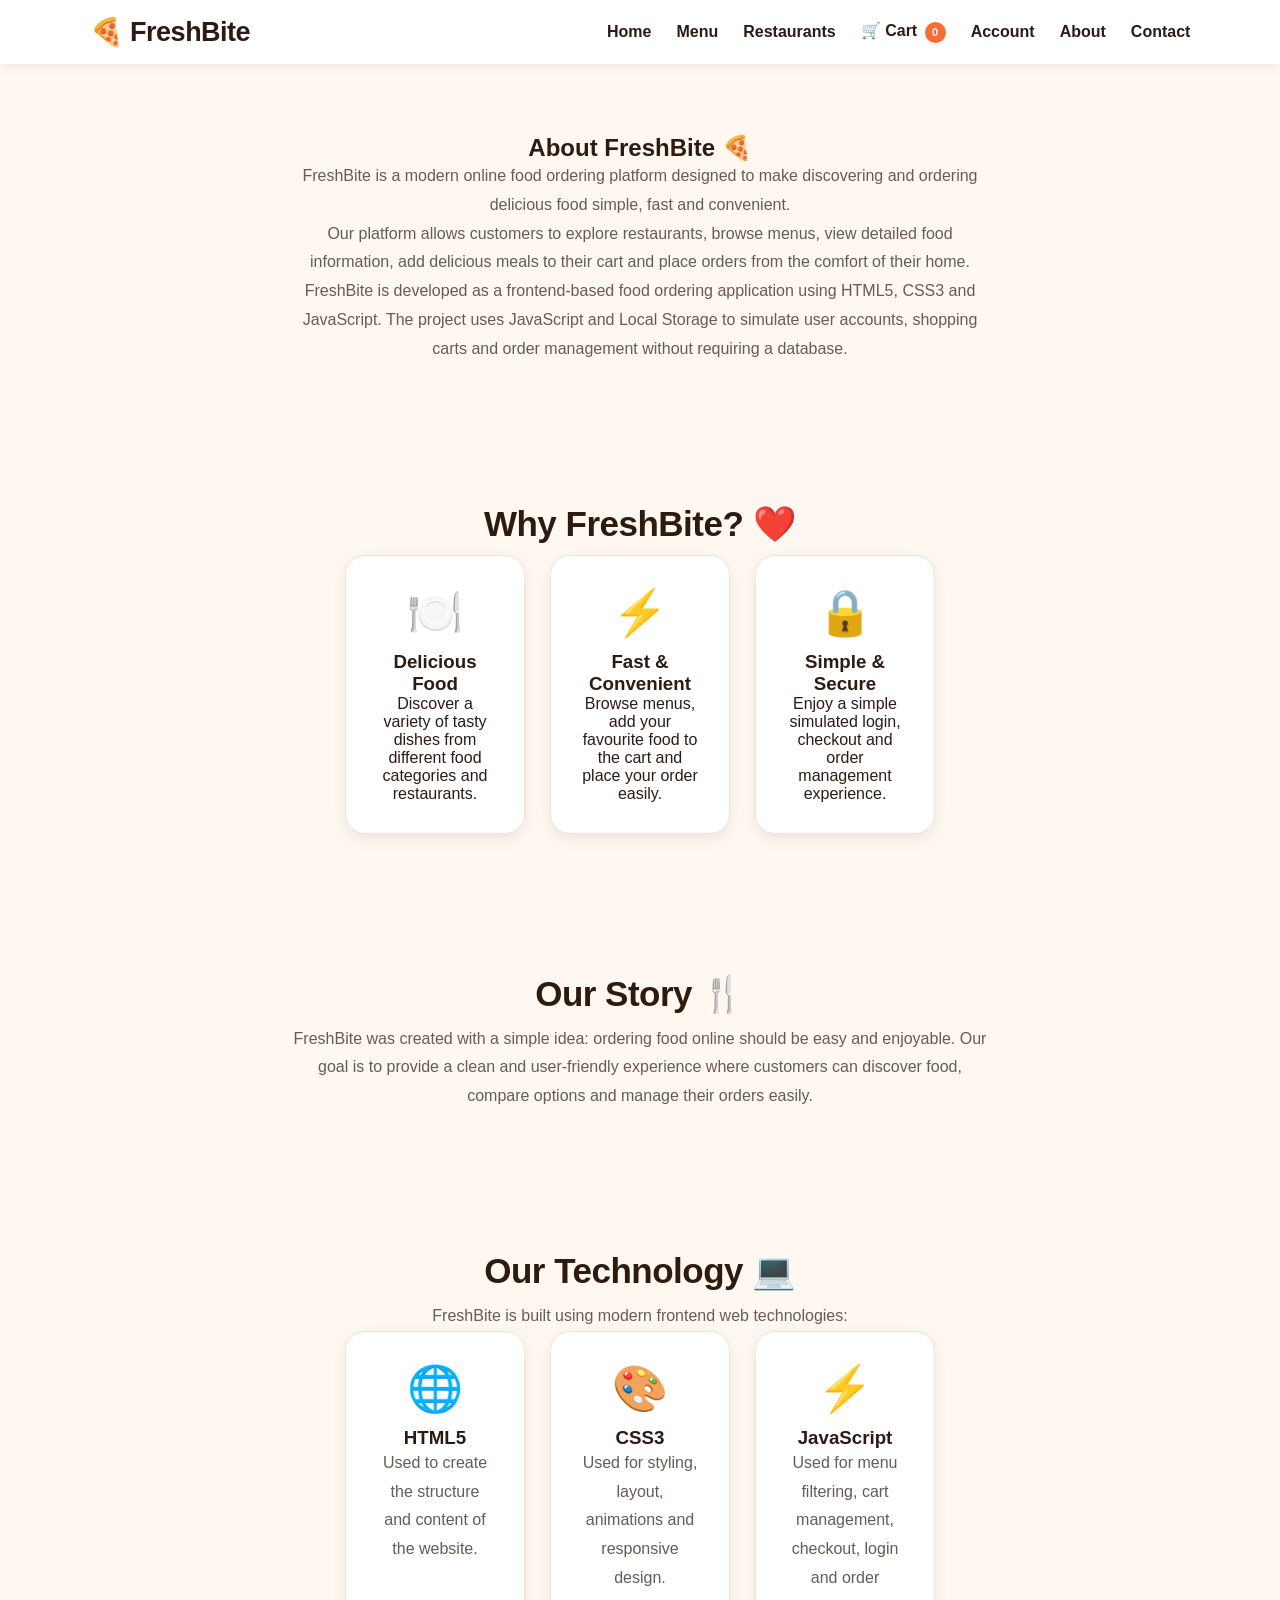
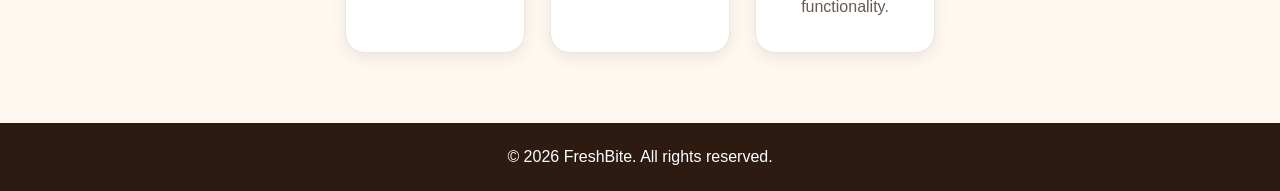
<file: about.html>
<!DOCTYPE html>
<html lang="en">

<head>

    <meta charset="UTF-8">

    <meta
        name="viewport"
        content="width=device-width, initial-scale=1.0">

    <title>FreshBite - About Us</title>

    <link rel="stylesheet" href="style.css">

</head>

<body>

    <!-- ==================== NAVBAR ==================== -->

    <nav class="navbar">

        <div class="logo">
            🍕 FreshBite
        </div>

        <ul class="nav-links">

            <li>
                <a href="index.html">
                    Home
                </a>
            </li>

            <li>
                <a href="menu.html">
                    Menu
                </a>
            </li>

            <li>
                <a href="restaurants.html">
                    Restaurants
                </a>
            </li>

            <li>
                <a href="cart.html">
                    🛒 Cart
                    <span id="cart-count">0</span>
                </a>
            </li>

            <li>
                <a href="account.html">
                    Account
                </a>
            </li>

            <li>
                <a href="about.html">
                    About
                </a>
            </li>

            <li>
                <a href="contact.html">
                    Contact
                </a>
            </li>

        </ul>

    </nav>


    <!-- ==================== ABOUT SECTION ==================== -->

    <main>

        <section class="about">

            <h1>
                About FreshBite 🍕
            </h1>

            <p>
                FreshBite is a modern online food ordering platform
                designed to make discovering and ordering delicious
                food simple, fast and convenient.
            </p>

            <p>
                Our platform allows customers to explore restaurants,
                browse menus, view detailed food information, add
                delicious meals to their cart and place orders from
                the comfort of their home.
            </p>

            <p>
                FreshBite is developed as a frontend-based food
                ordering application using HTML5, CSS3 and JavaScript.
                The project uses JavaScript and Local Storage to
                simulate user accounts, shopping carts and order
                management without requiring a database.
            </p>

        </section>


        <!-- ==================== WHY FRESHBITE ==================== -->

        <section>

            <h2>
                Why FreshBite? ❤️
            </h2>

            <div class="category-container">

                <div class="category-card">

                    <span>🍽️</span>

                    <h3>
                        Delicious Food
                    </h3>

                    <p>
                        Discover a variety of tasty dishes from
                        different food categories and restaurants.
                    </p>

                </div>


                <div class="category-card">

                    <span>⚡</span>

                    <h3>
                        Fast & Convenient
                    </h3>

                    <p>
                        Browse menus, add your favourite food to
                        the cart and place your order easily.
                    </p>

                </div>


                <div class="category-card">

                    <span>🔒</span>

                    <h3>
                        Simple & Secure
                    </h3>

                    <p>
                        Enjoy a simple simulated login, checkout
                        and order management experience.
                    </p>

                </div>

            </div>

        </section>


        <!-- ==================== OUR STORY ==================== -->

        <section class="about">

            <h2>
                Our Story 🍴
            </h2>

            <p>
                FreshBite was created with a simple idea:
                ordering food online should be easy and enjoyable.
                Our goal is to provide a clean and user-friendly
                experience where customers can discover food,
                compare options and manage their orders easily.
            </p>

        </section>


        <!-- ==================== TECHNOLOGY ==================== -->

        <section class="about">

            <h2>
                Our Technology 💻
            </h2>

            <p>
                FreshBite is built using modern frontend web
                technologies:
            </p>

            <div class="category-container">

                <div class="category-card">

                    <span>🌐</span>

                    <h3>
                        HTML5
                    </h3>

                    <p>
                        Used to create the structure and content
                        of the website.
                    </p>

                </div>


                <div class="category-card">

                    <span>🎨</span>

                    <h3>
                        CSS3
                    </h3>

                    <p>
                        Used for styling, layout, animations
                        and responsive design.
                    </p>

                </div>


                <div class="category-card">

                    <span>⚡</span>

                    <h3>
                        JavaScript
                    </h3>

                    <p>
                        Used for menu filtering, cart management,
                        checkout, login and order functionality.
                    </p>

                </div>

            </div>

        </section>

    </main>


    <!-- ==================== FOOTER ==================== -->

    <footer>

        <p>
            © 2026 FreshBite. All rights reserved.
        </p>

    </footer>


    <!-- ==================== JAVASCRIPT ==================== -->

    <script src="script.js"></script>

</body>

</html>
</file>
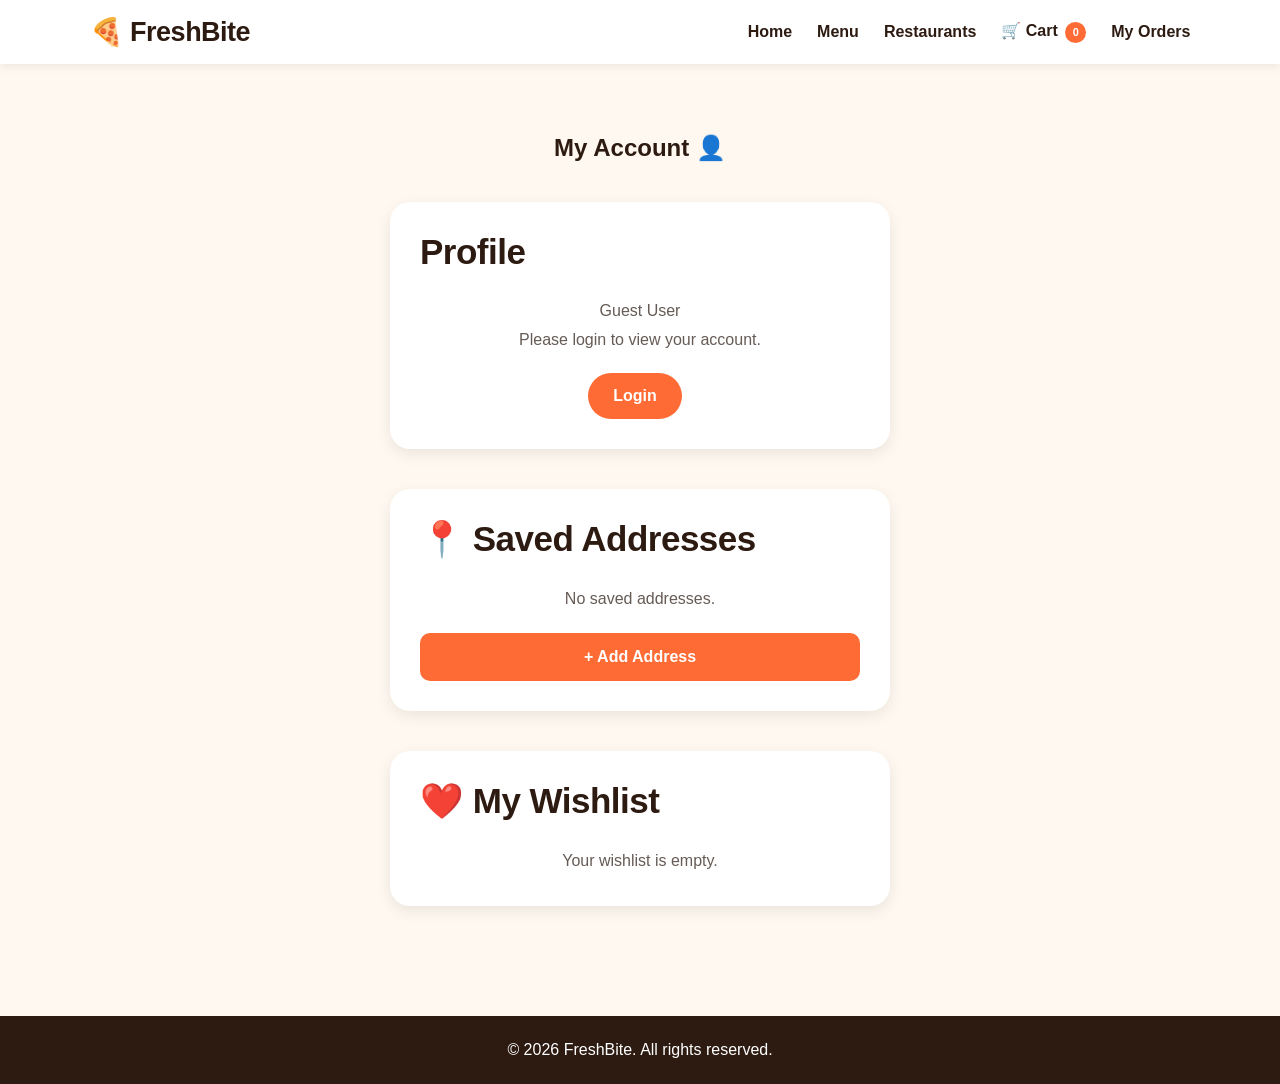
<file: account.html>
<!DOCTYPE html>
<html lang="en">

<head>

    <meta charset="UTF-8">

    <meta
        name="viewport"
        content="width=device-width, initial-scale=1.0">

    <title>FreshBite - My Account</title>

    <link rel="stylesheet" href="style.css">

</head>

<body>

    <nav class="navbar">

        <div class="logo">
            🍕 FreshBite
        </div>

        <ul class="nav-links">

            <li>
                <a href="index.html">Home</a>
            </li>

            <li>
                <a href="menu.html">Menu</a>
            </li>

            <li>
                <a href="restaurants.html">Restaurants</a>
            </li>

            <li>
                <a href="cart.html">
                    🛒 Cart
                    <span id="cart-count">0</span>
                </a>
            </li>

            <li>
                <a href="orders.html">My Orders</a>
            </li>

        </ul>

    </nav>


    <main>

        <section class="about">

            <h1>My Account 👤</h1>

            <div
                id="account-container"
                class="cart-summary">

                <h2>Profile</h2>

                <p id="account-name">
                    Guest User
                </p>

                <p id="account-email">
                    Please login to view your account.
                </p>

                <br>

                <a
                    href="login.html"
                    class="btn">
                    Login
                </a>

            </div>


            <!-- SAVED ADDRESS -->

            <div class="cart-summary">

                <h2>📍 Saved Addresses</h2>

                <div id="saved-addresses">

                    <p>
                        No saved addresses.
                    </p>

                </div>

                <button
                    class="checkout-btn"
                    onclick="addAddress()">

                    + Add Address

                </button>

            </div>


            <!-- WISHLIST -->

            <div class="cart-summary">

                <h2>❤️ My Wishlist</h2>

                <div
                    id="wishlist-container">

                    <p>
                        Your wishlist is empty.
                    </p>

                </div>

            </div>

        </section>

    </main>


    <footer>

        <p>
            © 2026 FreshBite. All rights reserved.
        </p>

    </footer>


    <script src="script.js"></script>

    <script>

        if (typeof updateCartCount === "function") {
            updateCartCount();
        }

        if (typeof displayAccount === "function") {
            displayAccount();
        }

    </script>

</body>

</html>
</file>
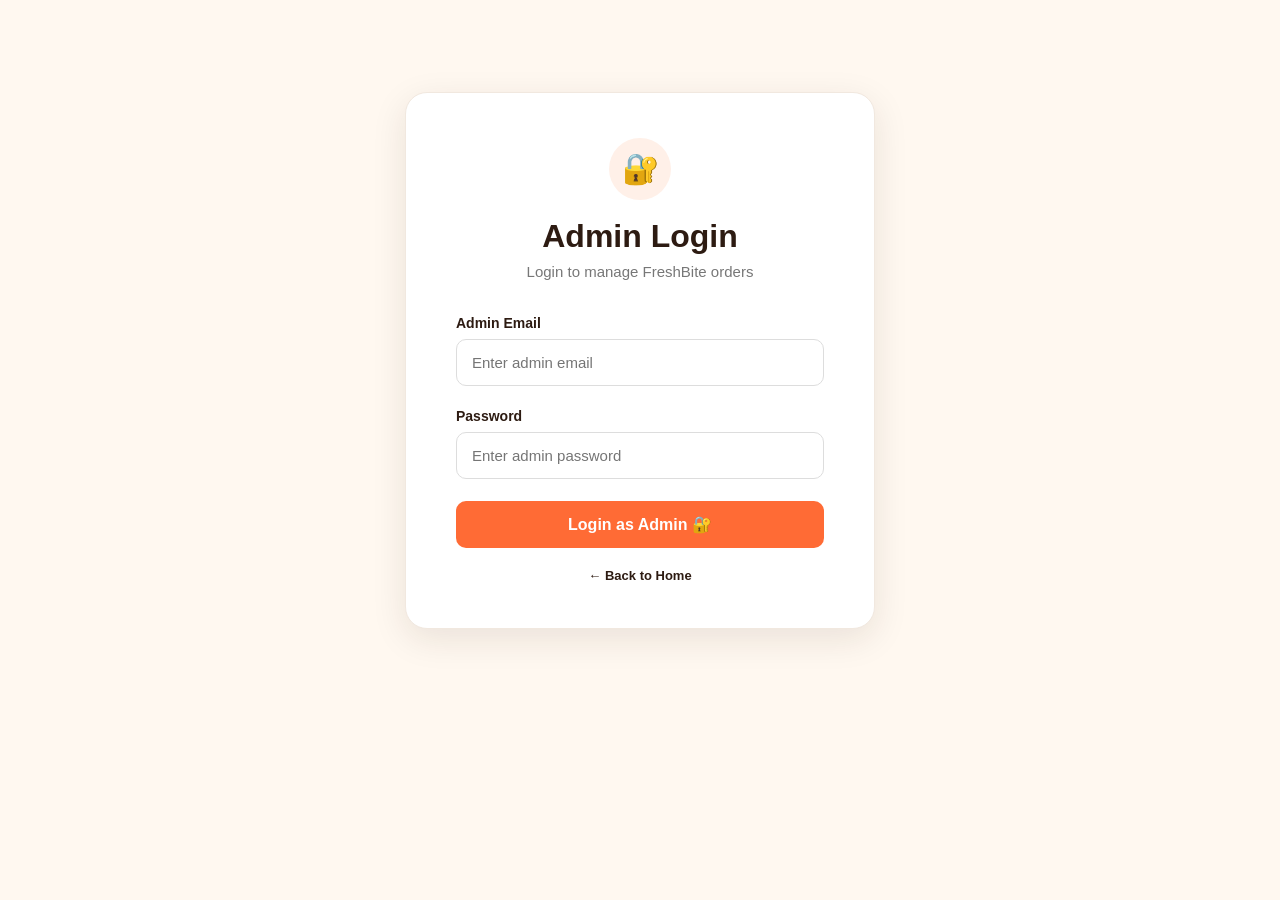
<file: admin-login.html>
<!DOCTYPE html>
<html lang="en">

<head>
    <meta charset="UTF-8">
    <meta name="viewport" content="width=device-width, initial-scale=1.0">

    <title>FreshBite - Admin Login</title>

    <link rel="stylesheet" href="style.css">
</head>

<body>

    <main class="login-page">

        <div class="login-card">

            <div class="login-header">

                <div class="login-logo">
                    🔐
                </div>

                <h1>Admin Login</h1>

                <p>Login to manage FreshBite orders</p>

            </div>


            <form id="admin-login-form">

                <div class="input-group">

                    <label for="admin-email">
                        Admin Email
                    </label>

                    <input
                        type="email"
                        id="admin-email"
                        placeholder="Enter admin email"
                        required
                    >

                </div>


                <div class="input-group">

                    <label for="admin-password">
                        Password
                    </label>

                    <input
                        type="password"
                        id="admin-password"
                        placeholder="Enter admin password"
                        required
                    >

                </div>


                <button
                    type="submit"
                    class="professional-login-btn"
                >
                    Login as Admin 🔐
                </button>

            </form>


            <a
                href="index.html"
                class="back-home-link"
            >
                ← Back to Home
            </a>

        </div>

    </main>


    <script src="script.js"></script>

</body>

</html>
</file>
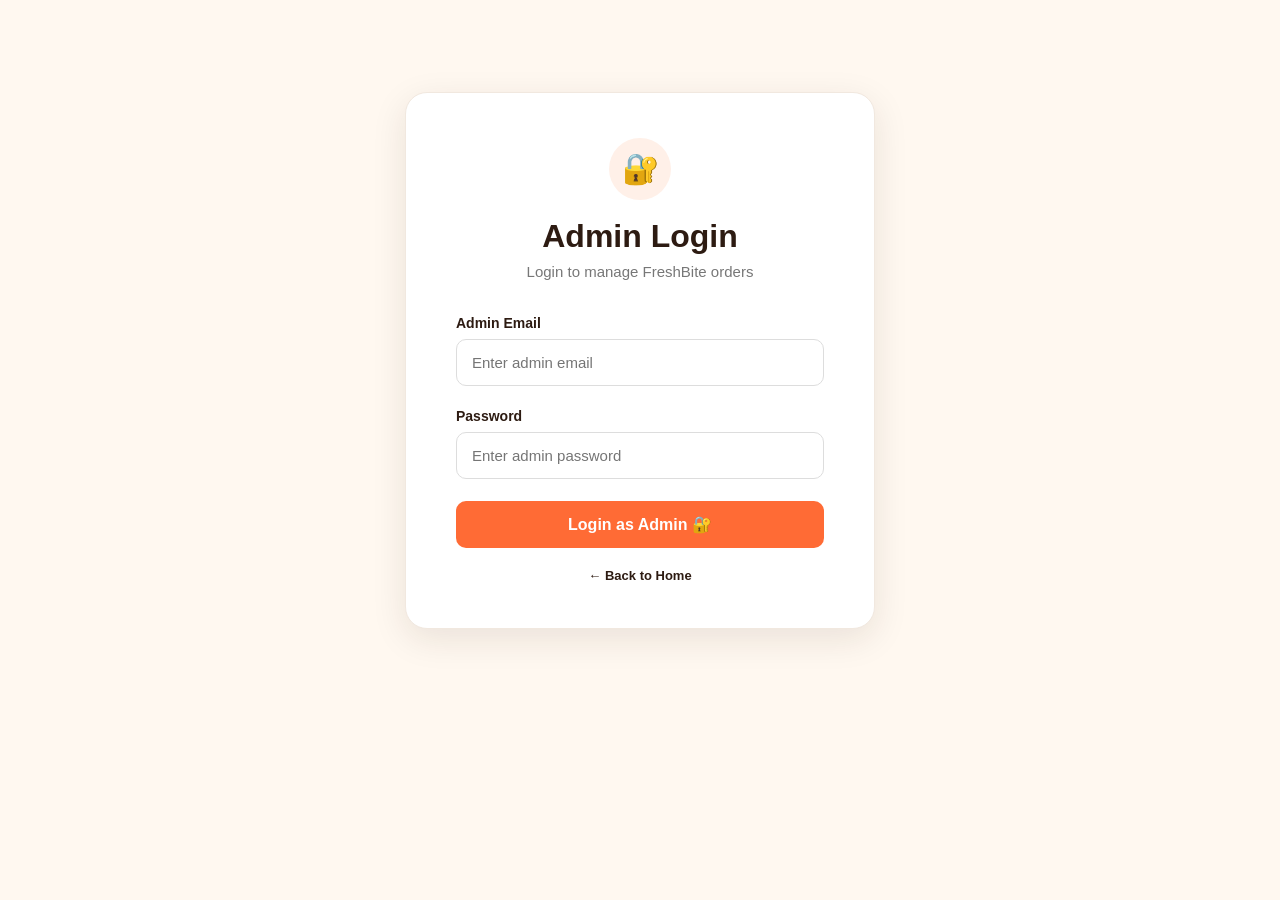
<file: admin.html>
<!DOCTYPE html>
<html lang="en">

<head>
    <meta charset="UTF-8">
    <meta name="viewport" content="width=device-width, initial-scale=1.0">

    <title>FreshBite - Admin Dashboard</title>

    <link rel="stylesheet" href="style.css">
</head>

<body onload="checkAdminLogin()">

    <!-- ================================ -->
    <!-- ADMIN NAVBAR -->
    <!-- ================================ -->

    <nav class="navbar admin-navbar">

        <div class="logo">
            🍕 FreshBite
            <span class="admin-label">ADMIN</span>
        </div>

        <ul class="nav-links">

            <li>
                <a href="index.html">
                    View Website
                </a>
            </li>

            <li>
                <a href="orders.html">
                    📦 My Orders
                </a>
            </li>

            <li>
                <a href="#" onclick="adminLogout()">
                    🚪 Logout
                </a>
            </li>

        </ul>

    </nav>


    <!-- ================================ -->
    <!-- ADMIN DASHBOARD -->
    <!-- ================================ -->

    <main class="admin-dashboard">

        <!-- Dashboard Header -->

        <div class="admin-header">

            <div>

                <p class="admin-welcome">
                    Welcome back 👋
                </p>

                <h1>
                    Dashboard
                </h1>

                <p>
                    Manage FreshBite orders and sales.
                </p>

            </div>

        </div>


        <!-- ================================ -->
        <!-- STATISTICS -->
        <!-- ================================ -->

        <div class="admin-stats">

            <!-- Total Orders -->

            <div class="admin-stat-card">

                <div class="stat-icon">
                    📦
                </div>

                <div>

                    <p>
                        Total Orders
                    </p>

                    <h2 id="total-orders">
                        0
                    </h2>

                </div>

            </div>


            <!-- Total Sales -->

            <div class="admin-stat-card">

                <div class="stat-icon">
                    💰
                </div>

                <div>

                    <p>
                        Total Sales
                    </p>

                    <h2>
                        ₹<span id="total-sales">0</span>
                    </h2>

                </div>

            </div>


            <!-- Active Orders -->

            <div class="admin-stat-card">

                <div class="stat-icon">
                    🟢
                </div>

                <div>

                    <p>
                        Active Orders
                    </p>

                    <h2 id="active-orders">
                        0
                    </h2>

                </div>

            </div>

        </div>


        <!-- ================================ -->
        <!-- ORDERS SECTION -->
        <!-- ================================ -->

        <section class="admin-orders-section">

            <div class="admin-section-header">

                <!-- Section Title -->

                <div>

                    <h2>
                        Recent Orders
                    </h2>

                    <p>
                        View and manage all customer orders
                    </p>

                </div>


                <!-- Search -->

                <div class="admin-search">

                    <input
                        type="text"
                        id="order-search"
                        placeholder="🔍 Search order, name or phone..."
                        oninput="searchOrders()"
                    >

                </div>

            </div>


            <!-- Orders -->

            <div id="admin-orders-container">

                <!-- Orders JavaScript se yahan aayenge -->

            </div>

        </section>

    </main>


    <!-- ================================ -->
    <!-- FOOTER -->
    <!-- ================================ -->

    <footer>

        <p>
            © 2026 FreshBite. Admin Panel
        </p>

    </footer>


    <!-- ================================ -->
    <!-- JAVASCRIPT -->
    <!-- ================================ -->

    <script src="script.js"></script>

</body>

</html>
</file>
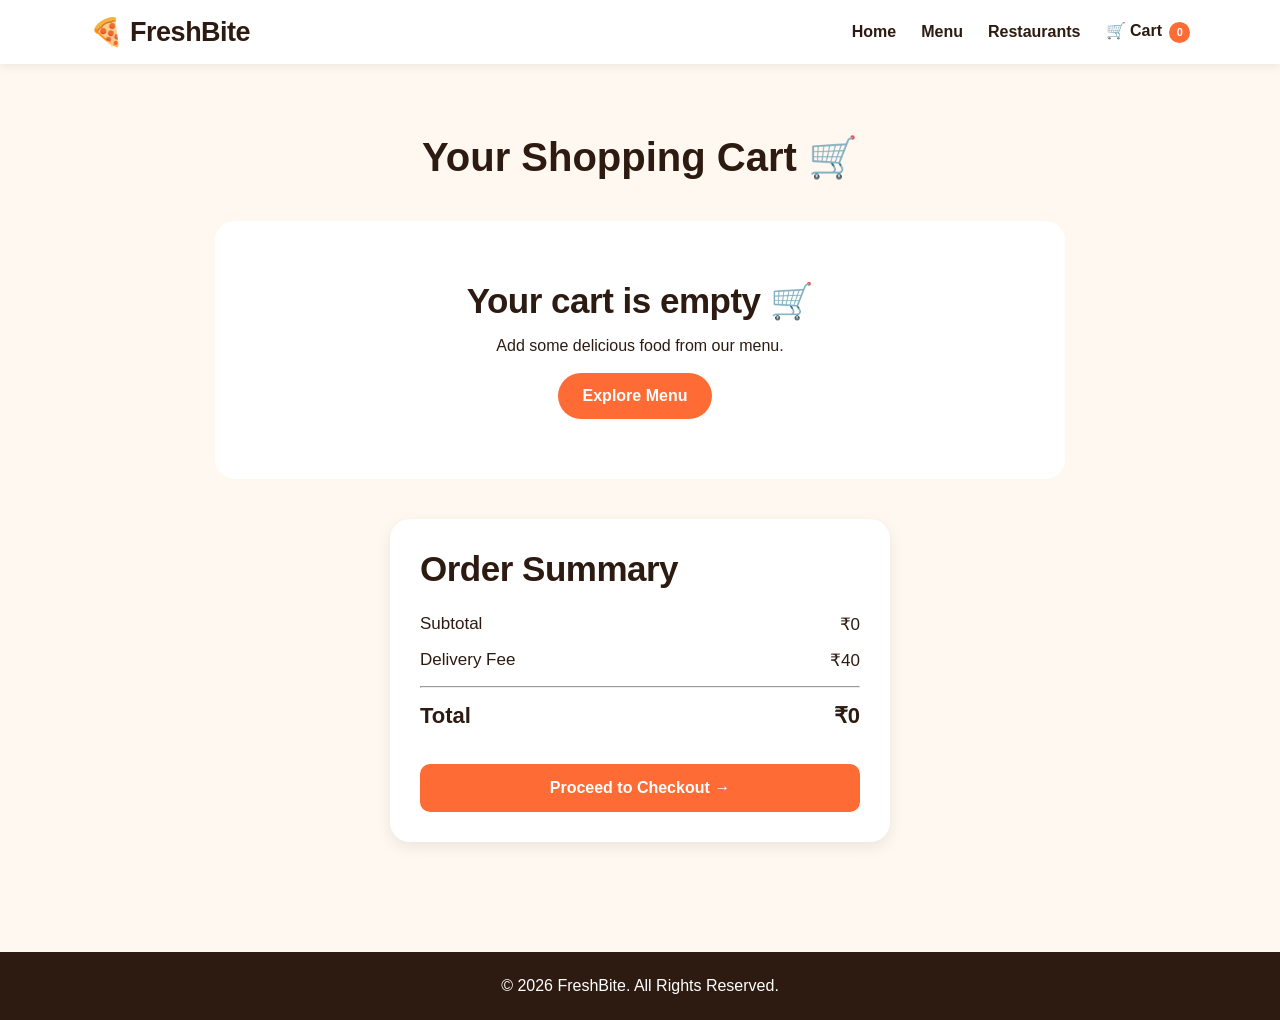
<file: cart.html>
<!DOCTYPE html>
<html lang="en">

<head>
    <meta charset="UTF-8">
    <meta name="viewport" content="width=device-width, initial-scale=1.0">

    <title>FreshBite - Shopping Cart</title>

    <link rel="stylesheet" href="style.css">
</head>

<body>

    <!-- Navigation -->
    <nav class="navbar">

        <div class="logo">🍕 FreshBite</div>

        <ul class="nav-links">
            <li><a href="index.html">Home</a></li>
            <li><a href="index.html#menu">Menu</a></li>
            <li><a href="index.html#restaurants">Restaurants</a></li>
            <li>
    <a href="cart.html">
        🛒 Cart <span id="cart-count">0</span>
    </a>
</li>
        </ul>

    </nav>


    <!-- Cart Section -->
    <section class="cart-section">

        <h1>Your Shopping Cart 🛒</h1>

        <div id="cart-items" class="cart-items">
            <!-- Cart items JavaScript se aayenge -->
        </div>


        <!-- Cart Summary -->
        <div class="cart-summary">

            <h2>Order Summary</h2>

            <div class="summary-row">
                <span>Subtotal</span>
                <span>₹<span id="subtotal">0</span></span>
            </div>

            <div class="summary-row">
                <span>Delivery Fee</span>
                <span>₹40</span>
            </div>

            <hr>

            <div class="summary-row total">
                <span>Total</span>
                <span>₹<span id="total">0</span></span>
            </div>

            <button class="checkout-btn" onclick="goToCheckout()">
                Proceed to Checkout →
            </button>

        </div>

    </section>


    <footer>
        <p>© 2026 FreshBite. All Rights Reserved.</p>
    </footer>


    <script src="script.js"></script>

</body>
</html>
</file>
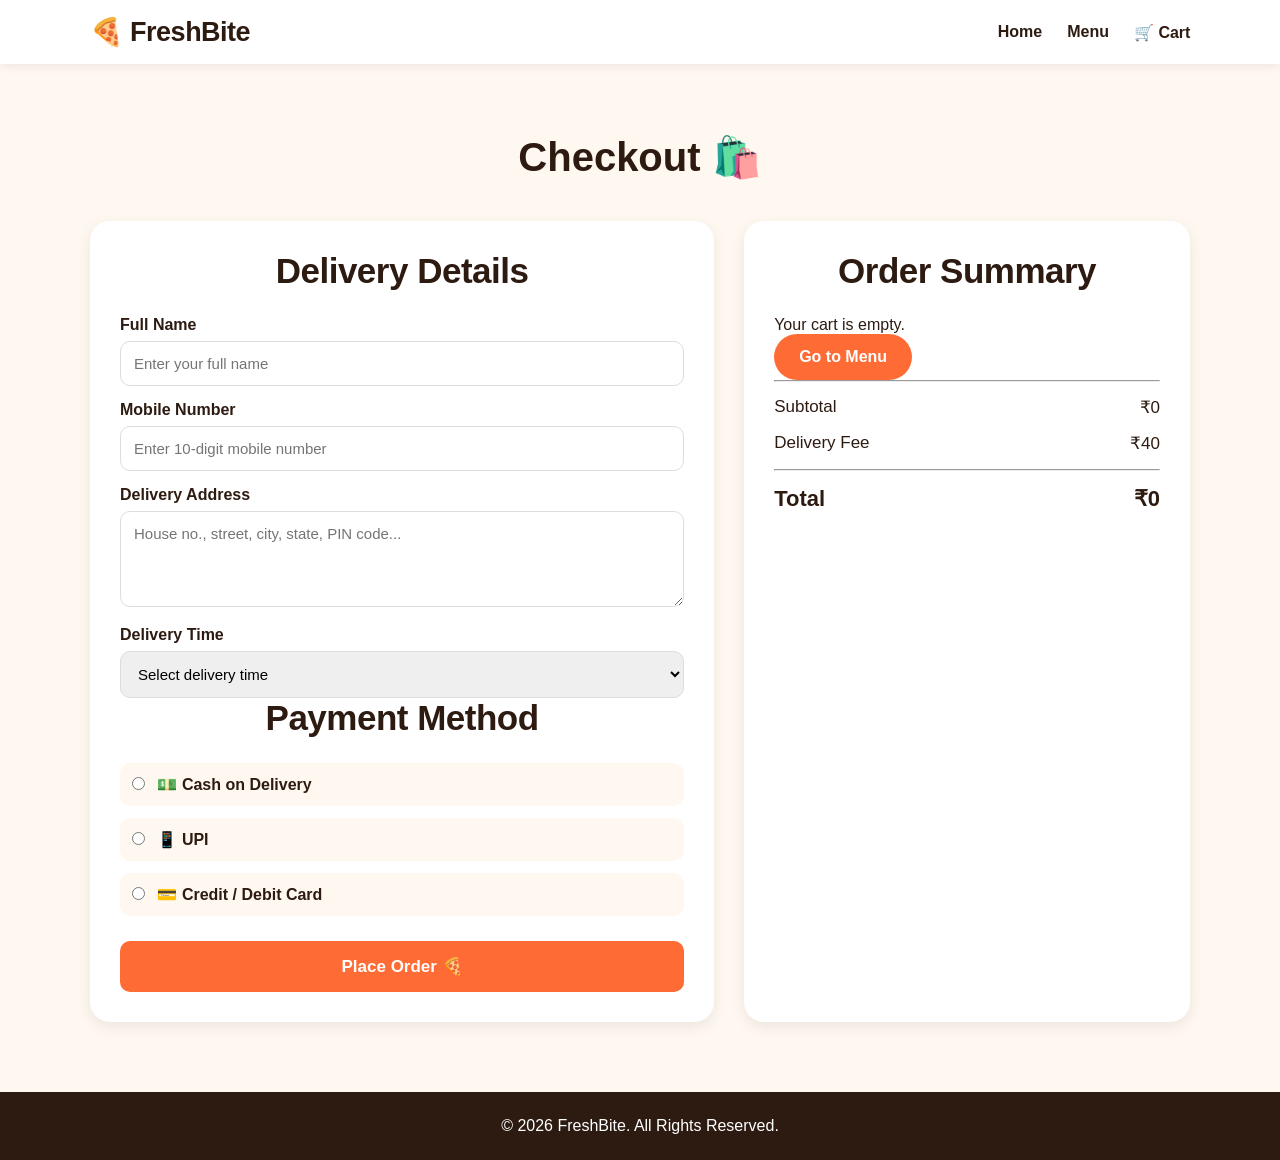
<file: checkout.html>
<!DOCTYPE html>
<html lang="en">

<head>
    <meta charset="UTF-8">
    <meta name="viewport" content="width=device-width, initial-scale=1.0">

    <title>FreshBite - Checkout</title>

    <link rel="stylesheet" href="style.css">
</head>

<body>

    <!-- ================= NAVIGATION ================= -->

    <nav class="navbar">

        <div class="logo">
            🍕 FreshBite
        </div>

        <ul class="nav-links">

            <li>
                <a href="index.html">Home</a>
            </li>

            <li>
                <a href="index.html#menu">Menu</a>
            </li>

            <li>
                <a href="cart.html">🛒 Cart</a>
            </li>

        </ul>

    </nav>


    <!-- ================= CHECKOUT ================= -->

    <section class="checkout-section">

        <h1>Checkout 🛍️</h1>

        <div class="checkout-container">


            <!-- ================= DELIVERY FORM ================= -->

            <div class="checkout-form">

                <h2>Delivery Details</h2>

                <form
                    id="checkout-form"
                    onsubmit="placeOrder(event)"
                >

                    <!-- NAME -->

                    <label for="customer-name">
                        Full Name
                    </label>

                    <input
                        type="text"
                        id="customer-name"
                        placeholder="Enter your full name"
                        required
                    >


                    <!-- PHONE -->

                    <label for="customer-phone">
                        Mobile Number
                    </label>

                    <input
                        type="tel"
                        id="customer-phone"
                        placeholder="Enter 10-digit mobile number"
                        pattern="[0-9]{10}"
                        maxlength="10"
                        required
                    >


                    <!-- ADDRESS -->

                    <label for="customer-address">
                        Delivery Address
                    </label>

                    <textarea
                        id="customer-address"
                        rows="4"
                        placeholder="House no., street, city, state, PIN code..."
                        required
                    ></textarea>


                    <!-- DELIVERY TIME -->

                    <label for="delivery-time">
                        Delivery Time
                    </label>

                    <select
                        id="delivery-time"
                        required
                    >

                        <option value="">
                            Select delivery time
                        </option>

                        <option value="As soon as possible (25-35 min)">
                            As soon as possible (25-35 min)
                        </option>

                        <option value="Within 1 hour">
                            Within 1 hour
                        </option>

                        <option value="Schedule for later">
                            Schedule for later
                        </option>

                    </select>


                    <!-- ================= PAYMENT ================= -->

                    <h2>Payment Method</h2>

                    <div class="payment-options">

                        <label>

                            <input
                                type="radio"
                                name="payment"
                                value="Cash on Delivery"
                                required
                            >

                            💵 Cash on Delivery

                        </label>


                        <label>

                            <input
                                type="radio"
                                name="payment"
                                value="UPI"
                            >

                            📱 UPI

                        </label>


                        <label>

                            <input
                                type="radio"
                                name="payment"
                                value="Card"
                            >

                            💳 Credit / Debit Card

                        </label>

                    </div>


                    <!-- ================= PLACE ORDER ================= -->

                    <button
                        type="submit"
                        class="place-order-btn"
                    >
                        Place Order 🍕
                    </button>

                </form>

            </div>


            <!-- ================= ORDER SUMMARY ================= -->

            <div class="checkout-summary">

                <h2>Order Summary</h2>


                <!-- Cart Items -->

                <div id="checkout-items">

                    <!-- JavaScript will display cart items here -->

                </div>


                <hr>


                <!-- SUBTOTAL -->

                <div class="summary-row">

                    <span>
                        Subtotal
                    </span>

                    <span>
                        ₹<span id="checkout-subtotal">0</span>
                    </span>

                </div>


                <!-- DELIVERY FEE -->

                <div class="summary-row">

                    <span>
                        Delivery Fee
                    </span>

                    <span>
                        ₹40
                    </span>

                </div>


                <hr>


                <!-- TOTAL -->

                <div class="summary-row total">

                    <span>
                        Total
                    </span>

                    <span>
                        ₹<span id="checkout-total">0</span>
                    </span>

                </div>

            </div>

        </div>

    </section>


    <!-- ================= FOOTER ================= -->

    <footer>

        <p>
            © 2026 FreshBite. All Rights Reserved.
        </p>

    </footer>


    <!-- ================= JAVASCRIPT ================= -->

    <script src="script.js"></script>

</body>

</html>
</file>
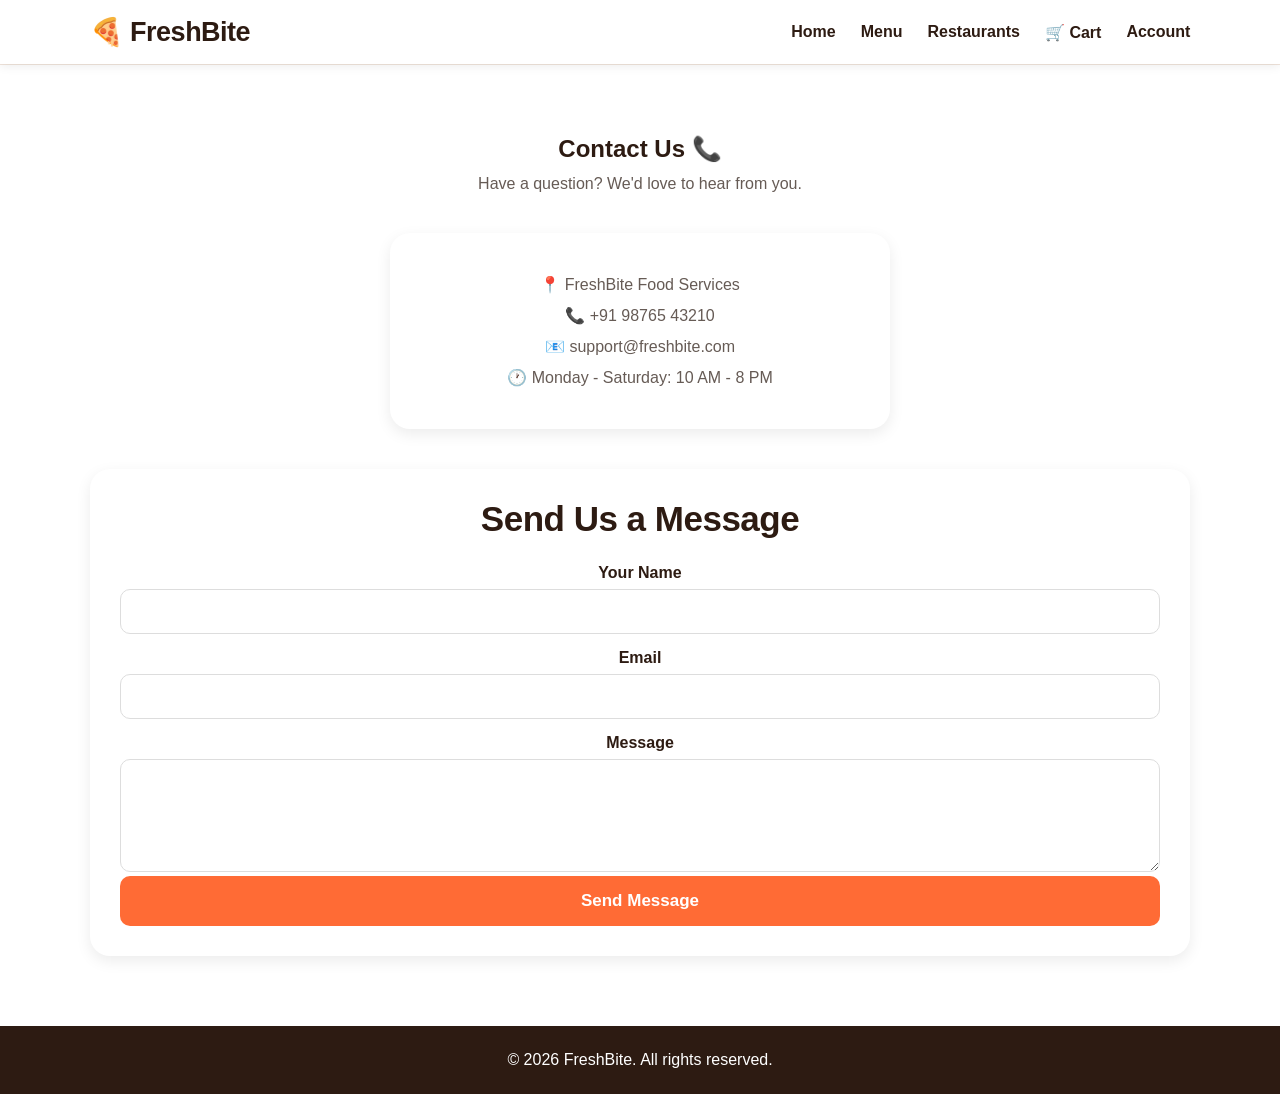
<file: contact.html>
<!DOCTYPE html>
<html lang="en">

<head>

    <meta charset="UTF-8">

    <meta
        name="viewport"
        content="width=device-width, initial-scale=1.0">

    <title>FreshBite - Contact Us</title>

    <link rel="stylesheet" href="style.css">

</head>

<body>

    <nav class="navbar">

        <div class="logo">
            🍕 FreshBite
        </div>

        <ul class="nav-links">

            <li>
                <a href="index.html">Home</a>
            </li>

            <li>
                <a href="menu.html">Menu</a>
            </li>

            <li>
                <a href="restaurants.html">Restaurants</a>
            </li>

            <li>
                <a href="cart.html">🛒 Cart</a>
            </li>

            <li>
                <a href="account.html">Account</a>
            </li>

        </ul>

    </nav>


    <main>

        <section class="contact">

            <h1>Contact Us 📞</h1>

            <p>
                Have a question? We'd love to hear from you.
            </p>


            <div class="cart-summary">

                <p>📍 FreshBite Food Services</p>

                <p>📞 +91 98765 43210</p>

                <p>📧 support@freshbite.com</p>

                <p>🕐 Monday - Saturday: 10 AM - 8 PM</p>

            </div>


            <div class="checkout-form">

                <h2>Send Us a Message</h2>

                <form
                    onsubmit="submitContactForm(event)">

                    <label>
                        Your Name
                    </label>

                    <input
                        type="text"
                        id="contact-name"
                        required>


                    <label>
                        Email
                    </label>

                    <input
                        type="email"
                        id="contact-email"
                        required>


                    <label>
                        Message
                    </label>

                    <textarea
                        id="contact-message"
                        rows="5"
                        required>
                    </textarea>


                    <button
                        type="submit"
                        class="place-order-btn">

                        Send Message

                    </button>

                </form>

            </div>

        </section>

    </main>


    <footer>

        <p>
            © 2026 FreshBite. All rights reserved.
        </p>

    </footer>


    <script src="script.js"></script>

</body>

</html>
</file>
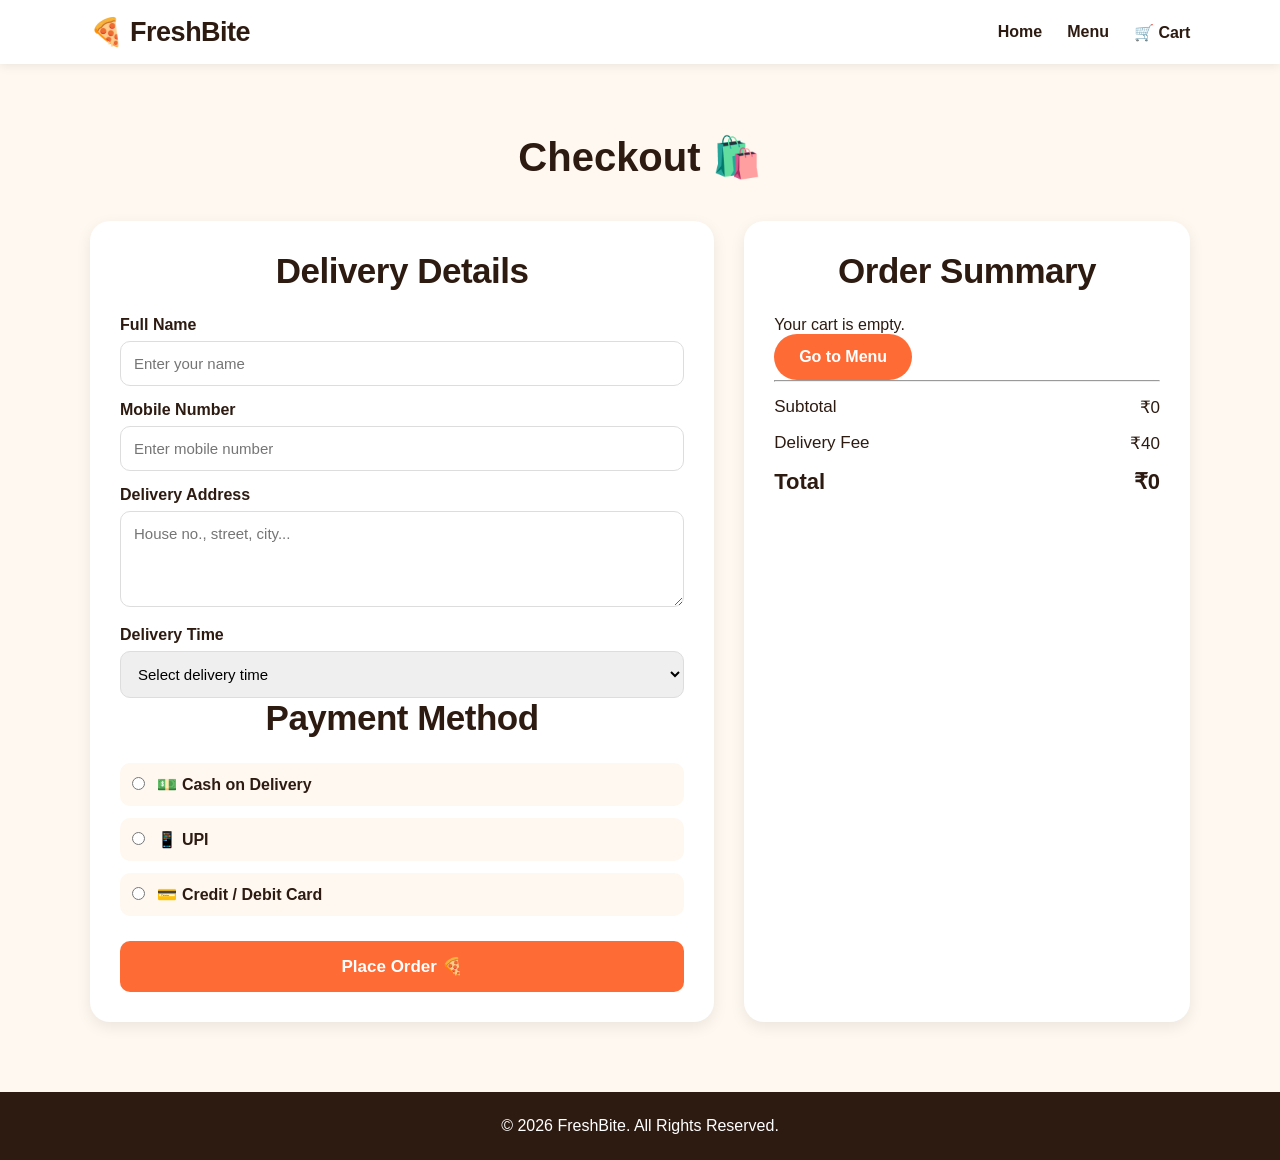
<file: login.html>
<!DOCTYPE html>
<html lang="en">

<head>
    <meta charset="UTF-8">
    <meta name="viewport" content="width=device-width, initial-scale=1.0">

    <title>FreshBite - Checkout</title>

    <link rel="stylesheet" href="style.css">
</head>

<body>

    <!-- Navigation -->
    <nav class="navbar">

        <div class="logo">🍕 FreshBite</div>

        <ul class="nav-links">
            <li>
                <a href="index.html">Home</a>
            </li>

            <li>
                <a href="index.html#menu">Menu</a>
            </li>

            <li>
                <a href="cart.html">🛒 Cart</a>
            </li>
        </ul>

    </nav>


    <!-- Checkout Section -->
    <section class="checkout-section">

        <h1>Checkout 🛍️</h1>

        <div class="checkout-container">

            <!-- Delivery Details -->
            <div class="checkout-form">

                <h2>Delivery Details</h2>

                <!-- IMPORTANT: placeOrder(event) is connected here -->
                <form id="checkout-form" onsubmit="placeOrder(event)">

                    <label for="customer-name">
                        Full Name
                    </label>

                    <input
                        type="text"
                        id="customer-name"
                        placeholder="Enter your name"
                        required
                    >


                    <label for="customer-phone">
                        Mobile Number
                    </label>

                    <input
                        type="tel"
                        id="customer-phone"
                        placeholder="Enter mobile number"
                        required
                    >


                    <label for="customer-address">
                        Delivery Address
                    </label>

                    <textarea
                        id="customer-address"
                        rows="4"
                        placeholder="House no., street, city..."
                        required
                    ></textarea>


                    <label for="delivery-time">
                        Delivery Time
                    </label>

                    <select
                        id="delivery-time"
                        required
                    >

                        <option value="">
                            Select delivery time
                        </option>

                        <option value="As soon as possible (25-35 min)">
                            As soon as possible (25-35 min)
                        </option>

                        <option value="Within 1 hour">
                            Within 1 hour
                        </option>

                        <option value="Schedule for later">
                            Schedule for later
                        </option>

                    </select>


                    <!-- Payment -->
                    <h2>Payment Method</h2>

                    <div class="payment-options">

                        <label>

                            <input
                                type="radio"
                                name="payment"
                                value="Cash on Delivery"
                                required
                            >

                            💵 Cash on Delivery

                        </label>


                        <label>

                            <input
                                type="radio"
                                name="payment"
                                value="UPI"
                            >

                            📱 UPI

                        </label>


                        <label>

                            <input
                                type="radio"
                                name="payment"
                                value="Card"
                            >

                            💳 Credit / Debit Card

                        </label>

                    </div>


                    <!-- Place Order -->
                    <button
                        type="submit"
                        class="place-order-btn"
                    >
                        Place Order 🍕
                    </button>

                </form>

            </div>


            <!-- Order Summary -->
            <div class="checkout-summary">

                <h2>Order Summary</h2>

                <!-- Cart items will appear here -->
                <div id="checkout-items">
                </div>


                <hr>


                <!-- Subtotal -->
                <div class="summary-row">

                    <span>
                        Subtotal
                    </span>

                    <span>
                        ₹<span id="checkout-subtotal">0</span>
                    </span>

                </div>


                <!-- Delivery Fee -->
                <div class="summary-row">

                    <span>
                        Delivery Fee
                    </span>

                    <span>
                        ₹40
                    </span>

                </div>


                <!-- Total -->
                <div class="summary-row total">

                    <span>
                        Total
                    </span>

                    <span>
                        ₹<span id="checkout-total">0</span>
                    </span>

                </div>

            </div>

        </div>

    </section>


    <!-- Footer -->
    <footer>

        <p>
            © 2026 FreshBite. All Rights Reserved.
        </p>

    </footer>


    <!-- JavaScript -->
    <script src="script.js"></script>

</body>

</html>
</file>
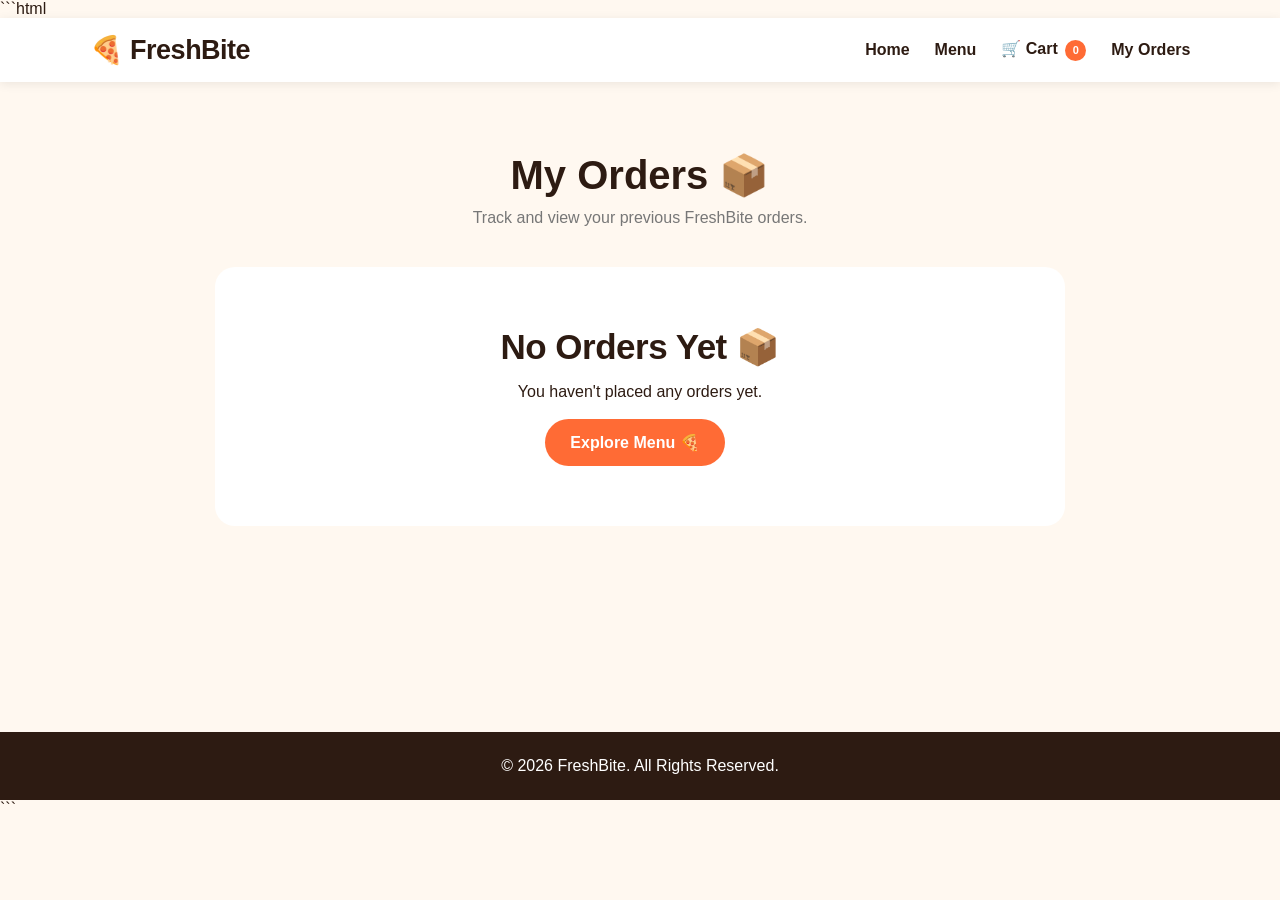
<file: orders.html>
```html
<!DOCTYPE html>
<html lang="en">

<head>
    <meta charset="UTF-8">
    <meta name="viewport" content="width=device-width, initial-scale=1.0">

    <title>FreshBite - My Orders</title>

    <link rel="stylesheet" href="style.css">
</head>

<body>

    <!-- ================================ -->
    <!-- NAVIGATION -->
    <!-- ================================ -->

    <nav class="navbar">

        <div class="logo">
            🍕 FreshBite
        </div>

        <ul class="nav-links">

            <li>
                <a href="index.html">
                    Home
                </a>
            </li>

            <li>
                <a href="index.html#menu">
                    Menu
                </a>
            </li>

            <li>
                <a href="cart.html">
                    🛒 Cart
                    <span id="cart-count">0</span>
                </a>
            </li>

            <li>
                <a href="orders.html">
                    My Orders
                </a>
            </li>

        </ul>

    </nav>


    <!-- ================================ -->
    <!-- MY ORDERS -->
    <!-- ================================ -->

    <section class="orders-section">

        <h1>
            My Orders 📦
        </h1>

        <p class="orders-subtitle">
            Track and view your previous FreshBite orders.
        </p>


        <!-- Orders will be displayed here -->

        <div id="orders-container">

            <!-- Orders JavaScript se yahan aayenge -->

        </div>

    </section>


    <!-- ================================ -->
    <!-- FOOTER -->
    <!-- ================================ -->

    <footer>

        <p>
            © 2026 FreshBite. All Rights Reserved.
        </p>

    </footer>


    <script src="script.js"></script>

</body>

</html>
```
</file>
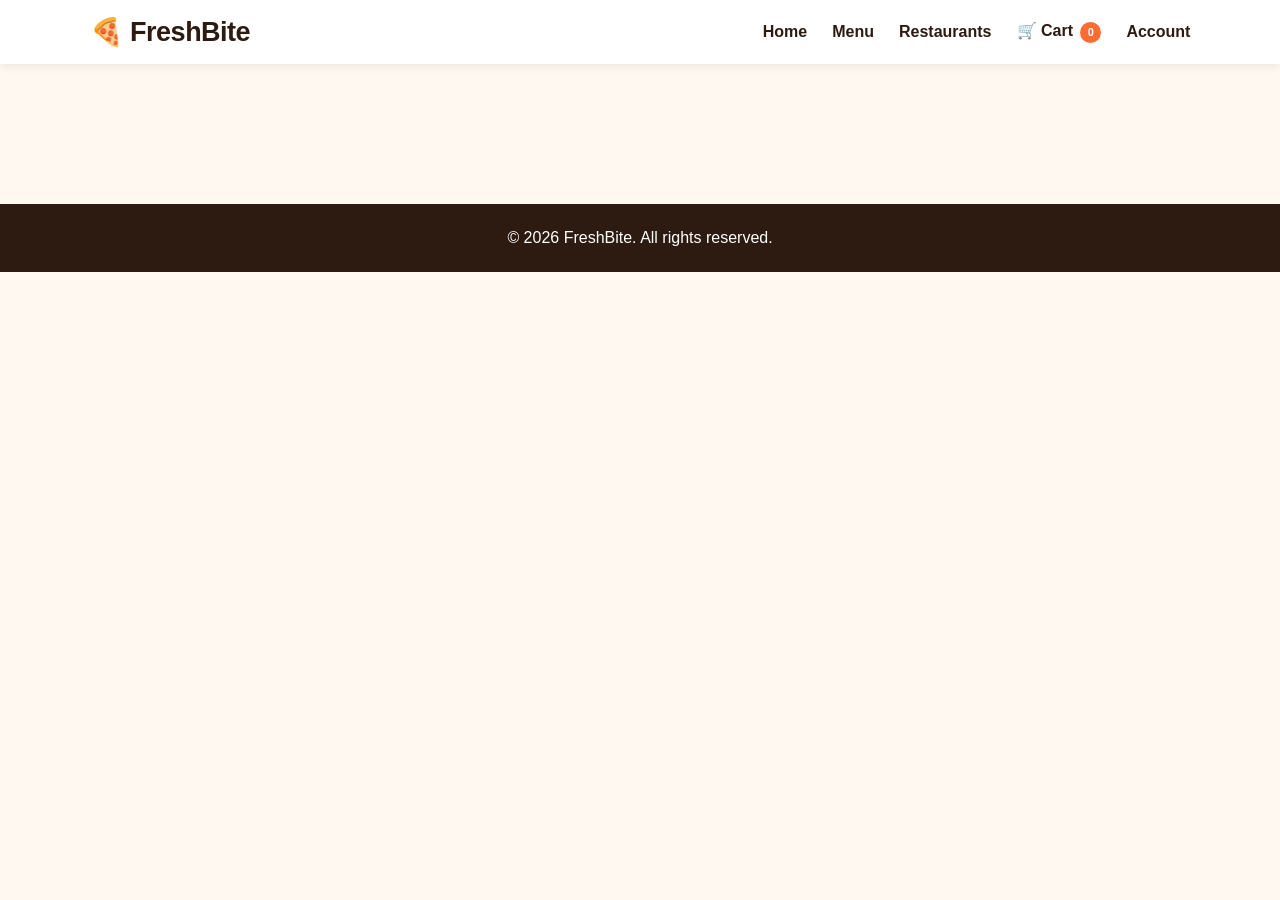
<file: product.html>
<!DOCTYPE html>
<html lang="en">

<head>

    <meta charset="UTF-8">

    <meta
        name="viewport"
        content="width=device-width, initial-scale=1.0">

    <title>FreshBite - Product Details</title>

    <link rel="stylesheet" href="style.css">

</head>

<body>

    <nav class="navbar">

        <div class="logo">
            🍕 FreshBite
        </div>

        <ul class="nav-links">

            <li>
                <a href="index.html">Home</a>
            </li>

            <li>
                <a href="menu.html">Menu</a>
            </li>

            <li>
                <a href="restaurants.html">Restaurants</a>
            </li>

            <li>
                <a href="cart.html">
                    🛒 Cart
                    <span id="cart-count">0</span>
                </a>
            </li>

            <li>
                <a href="account.html">Account</a>
            </li>

        </ul>

    </nav>


    <main>

        <section>

            <div
                id="product-details"
                class="food-container">

                <!-- JavaScript product details -->

            </div>

        </section>

    </main>


    <footer>

        <p>
            © 2026 FreshBite. All rights reserved.
        </p>

    </footer>


    <script src="script.js"></script>

    <script>

        if (typeof updateCartCount === "function") {
            updateCartCount();
        }

        if (typeof displayProductDetails === "function") {
            displayProductDetails();
        }

    </script>

</body>

</html>
</file>
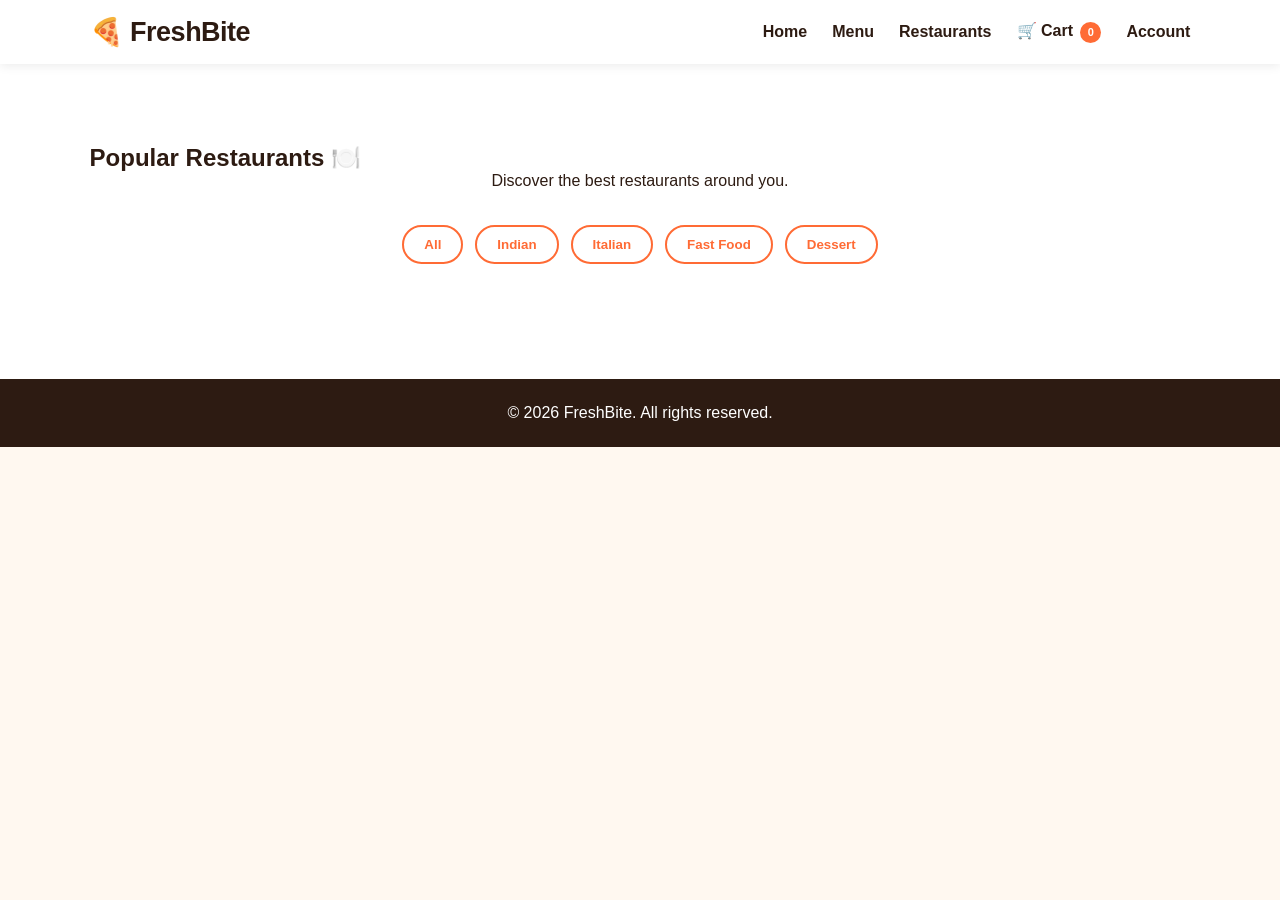
<file: restaurants.html>
<!DOCTYPE html>
<html lang="en">

<head>

    <meta charset="UTF-8">

    <meta
        name="viewport"
        content="width=device-width, initial-scale=1.0">

    <title>FreshBite - Restaurants</title>

    <link rel="stylesheet" href="style.css">

</head>

<body>

    <nav class="navbar">

        <div class="logo">
            🍕 FreshBite
        </div>

        <ul class="nav-links">

            <li>
                <a href="index.html">Home</a>
            </li>

            <li>
                <a href="menu.html">Menu</a>
            </li>

            <li>
                <a href="restaurants.html">Restaurants</a>
            </li>

            <li>
                <a href="cart.html">
                    🛒 Cart
                    <span id="cart-count">0</span>
                </a>
            </li>

            <li>
                <a href="account.html">Account</a>
            </li>

        </ul>

    </nav>


    <main>

        <section class="restaurants">

            <h1>Popular Restaurants 🍽️</h1>

            <p>
                Discover the best restaurants around you.
            </p>


            <!-- FILTER -->

            <div class="filter-buttons">

                <button onclick="filterRestaurants('All')">
                    All
                </button>

                <button onclick="filterRestaurants('Indian')">
                    Indian
                </button>

                <button onclick="filterRestaurants('Italian')">
                    Italian
                </button>

                <button onclick="filterRestaurants('Fast Food')">
                    Fast Food
                </button>

                <button onclick="filterRestaurants('Dessert')">
                    Dessert
                </button>

            </div>


            <div
                class="restaurant-container"
                id="restaurant-container">

            </div>

        </section>

    </main>


    <footer>

        <p>
            © 2026 FreshBite. All rights reserved.
        </p>

    </footer>


    <script src="script.js"></script>

    <script>

        if (typeof updateCartCount === "function") {
            updateCartCount();
        }

        if (typeof displayRestaurants === "function") {
            displayRestaurants();
        }

    </script>

</body>

</html>
</file>
<file: style.css>
* {
    margin: 0;
    padding: 0;
    box-sizing: border-box;
}

html {
    scroll-behavior: smooth;
}

body {
    font-family: Arial, sans-serif;
    background: #fff8f0;
    color: #2d1b12;
}

/* Navigation */

.navbar {
    background: #ffffff;
    padding: 18px 7%;
    display: flex;
    justify-content: space-between;
    align-items: center;
    position: sticky;
    top: 0;
    z-index: 1000;
    box-shadow: 0 2px 10px rgba(0,0,0,0.08);
}

.logo {
    font-size: 25px;
    font-weight: bold;
}

.nav-links {
    display: flex;
    gap: 25px;
    list-style: none;
}

.nav-links a {
    text-decoration: none;
    color: #2d1b12;
    font-weight: 600;
}

.nav-links a:hover {
    color: #ff6b35;
}


/* Hero */

.hero {
    min-height: 600px;
    padding: 70px 7%;
    display: flex;
    align-items: center;
    justify-content: space-between;
    gap: 40px;
}

.hero-content {
    max-width: 550px;
}

.tagline {
    color: #ff6b35;
    font-weight: bold;
    margin-bottom: 15px;
}

.hero h1 {
    font-size: 60px;
    line-height: 1.1;
    margin-bottom: 20px;
}

.hero-content > p {
    font-size: 18px;
    line-height: 1.7;
}

.hero-buttons {
    margin-top: 30px;
}

.btn {
    display: inline-block;
    background: #ff6b35;
    color: white;
    padding: 14px 25px;
    border-radius: 30px;
    text-decoration: none;
    margin-right: 10px;
    font-weight: bold;
}

.secondary-btn {
    background: #2d1b12;
}

.hero-image img {
    width: 480px;
    height: 400px;
    object-fit: cover;
    border-radius: 30px;
}


/* Common Sections */

section {
    padding: 70px 7%;
}

section h2 {
    text-align: center;
    font-size: 35px;
    margin-bottom: 10px;
}

section > p {
    text-align: center;
    margin-bottom: 35px;
}


/* Categories */

.category-container {
    display: flex;
    justify-content: center;
    gap: 25px;
    flex-wrap: wrap;
}

.category-card {
    background: white;
    width: 180px;
    padding: 30px;
    text-align: center;
    border-radius: 20px;
    box-shadow: 0 5px 15px rgba(0,0,0,0.08);
    transition: 0.3s;
}

.category-card:hover {
    transform: translateY(-8px);
}

.category-card span {
    font-size: 45px;
}

.category-card h3 {
    margin-top: 12px;
}


/* Food Cards */

.food-container {
    display: flex;
    justify-content: center;
    gap: 25px;
    flex-wrap: wrap;
}

.food-card {
    background: white;
    width: 300px;
    border-radius: 20px;
    overflow: hidden;
    box-shadow: 0 5px 15px rgba(0,0,0,0.08);
}

.food-card img {
    width: 100%;
    height: 200px;
    object-fit: cover;
}

.food-info {
    padding: 20px;
}

.food-info h3 {
    margin-bottom: 8px;
}

.food-info p {
    color: #666;
    line-height: 1.5;
    margin-bottom: 12px;
}

.food-info strong {
    font-size: 20px;
    display: block;
    margin-bottom: 15px;
}

.food-info button {
    width: 100%;
    padding: 12px;
    border: none;
    background: #ff6b35;
    color: white;
    border-radius: 10px;
    cursor: pointer;
    font-weight: bold;
}

.food-info button:hover {
    background: #e85a28;
}


/* Restaurants */

.restaurants {
    background: #ffffff;
}

.restaurant-container {
    display: flex;
    justify-content: center;
    gap: 25px;
    flex-wrap: wrap;
}

.restaurant-card {
    background: #fff8f0;
    width: 280px;
    padding: 25px;
    border-radius: 18px;
}

.restaurant-card h3 {
    margin-bottom: 12px;
}

.restaurant-card p {
    margin: 8px 0;
}


/* About */

.about {
    text-align: center;
}

.about p {
    max-width: 700px;
    margin: auto;
    line-height: 1.8;
}


/* Contact */

.contact {
    background: #ffffff;
    text-align: center;
}

.contact p {
    margin: 12px;
}


/* Footer */

footer {
    background: #2d1b12;
    color: white;
    text-align: center;
    padding: 25px;
}


/* Mobile */

@media (max-width: 768px) {

    .navbar {
        flex-direction: column;
        gap: 15px;
    }

    .nav-links {
        gap: 12px;
        flex-wrap: wrap;
        justify-content: center;
    }

    .hero {
        flex-direction: column;
        text-align: center;
        padding-top: 50px;
    }

    .hero h1 {
        font-size: 42px;
    }

    .hero-image img {
        width: 100%;
        height: 300px;
    }

    .hero-buttons {
        display: flex;
        justify-content: center;
        flex-wrap: wrap;
        gap: 10px;
    }

    .btn {
        margin: 0;
    }
}

.filter-buttons {
    display: flex;
    justify-content: center;
    gap: 12px;
    flex-wrap: wrap;
    margin-bottom: 35px;
}

.filter-buttons button {
    padding: 10px 20px;
    border: 2px solid #ff6b35;
    background: white;
    color: #ff6b35;
    border-radius: 25px;
    cursor: pointer;
    font-weight: bold;
}

.filter-buttons button:hover {
    background: #ff6b35;
    color: white;
}

.food-tag {
    display: inline-block;
    margin-bottom: 12px;
    font-size: 14px;
}

/* Cart */

.cart-section {
    min-height: 600px;
    background: #fff8f0;
}

.cart-section h1 {
    text-align: center;
    font-size: 40px;
    margin-bottom: 40px;
}

.cart-items {
    max-width: 850px;
    margin: auto;
}

.cart-item {
    background: white;
    display: flex;
    align-items: center;
    gap: 20px;
    padding: 20px;
    margin-bottom: 15px;
    border-radius: 15px;
    box-shadow: 0 4px 12px rgba(0,0,0,0.08);
}

.cart-item img {
    width: 100px;
    height: 80px;
    object-fit: cover;
    border-radius: 10px;
}

.cart-item-info {
    flex: 1;
}

.cart-item-info h3 {
    margin-bottom: 8px;
}

.quantity-controls {
    display: flex;
    align-items: center;
    gap: 10px;
}

.quantity-controls button {
    width: 32px;
    height: 32px;
    border: none;
    border-radius: 50%;
    background: #ff6b35;
    color: white;
    cursor: pointer;
    font-size: 18px;
}

.remove-btn {
    border: none;
    background: #2d1b12;
    color: white;
    padding: 8px 12px;
    border-radius: 8px;
    cursor: pointer;
}

.cart-summary {
    max-width: 500px;
    margin: 40px auto;
    background: white;
    padding: 30px;
    border-radius: 20px;
    box-shadow: 0 5px 15px rgba(0,0,0,0.08);
}

.cart-summary h2 {
    text-align: left;
    margin-bottom: 25px;
}

.summary-row {
    display: flex;
    justify-content: space-between;
    margin: 15px 0;
    font-size: 17px;
}

.summary-row.total {
    font-size: 22px;
    font-weight: bold;
}

.checkout-btn {
    width: 100%;
    margin-top: 20px;
    padding: 15px;
    border: none;
    background: #ff6b35;
    color: white;
    border-radius: 10px;
    cursor: pointer;
    font-size: 16px;
    font-weight: bold;
}

.checkout-btn:hover {
    background: #e85a28;
}


/* Empty cart */

.empty-cart {
    text-align: center;
    padding: 60px;
    background: white;
    border-radius: 20px;
}

.empty-cart h2 {
    margin-bottom: 15px;
}


/* Mobile Cart */

@media (max-width: 600px) {

    .cart-item {
        flex-wrap: wrap;
    }

    .cart-item img {
        width: 80px;
        height: 70px;
    }

    .cart-item-info {
        min-width: 150px;
    }

    .cart-section h1 {
        font-size: 30px;
    }
}

/* ============================= */
/* CHECKOUT */
/* ============================= */

.checkout-section {
    min-height: 650px;
    background: #fff8f0;
}

.checkout-section > h1 {
    text-align: center;
    font-size: 40px;
    margin-bottom: 40px;
}

.checkout-container {
    max-width: 1100px;
    margin: auto;
    display: grid;
    grid-template-columns: 1.4fr 1fr;
    gap: 30px;
}

.checkout-form,
.checkout-summary {
    background: white;
    padding: 30px;
    border-radius: 20px;
    box-shadow: 0 5px 15px rgba(0,0,0,0.08);
}

.checkout-form h2,
.checkout-summary h2 {
    margin-bottom: 25px;
}

.checkout-form label {
    display: block;
    margin-top: 15px;
    margin-bottom: 7px;
    font-weight: bold;
}

.checkout-form input,
.checkout-form textarea,
.checkout-form select {
    width: 100%;
    padding: 13px;
    border: 1px solid #ddd;
    border-radius: 10px;
    font-size: 15px;
    font-family: inherit;
}

.checkout-form textarea {
    resize: vertical;
}

.payment-options {
    display: flex;
    flex-direction: column;
    gap: 12px;
    margin-bottom: 25px;
}

.payment-options label {
    margin: 0;
    padding: 12px;
    background: #fff8f0;
    border-radius: 10px;
    cursor: pointer;
}

.payment-options input {
    width: auto;
    margin-right: 8px;
}

.place-order-btn {
    width: 100%;
    padding: 15px;
    border: none;
    background: #ff6b35;
    color: white;
    border-radius: 10px;
    font-size: 17px;
    font-weight: bold;
    cursor: pointer;
}

.place-order-btn:hover {
    background: #e85a28;
}

.checkout-item {
    display: flex;
    justify-content: space-between;
    gap: 15px;
    padding: 12px 0;
    border-bottom: 1px solid #eee;
}

.checkout-item-name {
    font-weight: bold;
}

.checkout-item-quantity {
    color: #666;
    font-size: 14px;
}

.checkout-summary .summary-row {
    margin: 15px 0;
}

.checkout-summary .total {
    font-size: 22px;
    font-weight: bold;
}


/* Order Success */

.order-success {
    max-width: 600px;
    margin: 50px auto;
    background: white;
    padding: 50px 30px;
    text-align: center;
    border-radius: 20px;
    box-shadow: 0 5px 15px rgba(0,0,0,0.08);
}

.order-success h2 {
    color: #2d1b12;
    margin-bottom: 15px;
}

.order-success .order-icon {
    font-size: 60px;
    margin-bottom: 20px;
}

.order-success .btn {
    margin-top: 25px;
}


/* Checkout Mobile */

@media (max-width: 768px) {

    .checkout-container {
        grid-template-columns: 1fr;
    }

    .checkout-section > h1 {
        font-size: 32px;
    }

    .checkout-form,
    .checkout-summary {
        padding: 20px;
    }
}

/* ================================= */
/* PROFESSIONAL LOGIN PAGE */
/* ================================= */

.login-page {
    min-height: 720px;
    background: #fff8f0;

    display: flex;
    justify-content: center;
    align-items: center;

    padding: 70px 20px;
}


/* Login Card */

.login-card {
    width: 100%;
    max-width: 470px;

    background: #ffffff;

    padding: 45px 50px;

    border-radius: 22px;

    box-shadow:
        0 10px 35px rgba(45, 27, 18, 0.10);

    border: 1px solid #f1e8df;
}


/* Header */

.login-header {
    text-align: center;
    margin-bottom: 35px;
}

.login-logo {
    width: 62px;
    height: 62px;

    margin: 0 auto 18px;

    display: flex;
    align-items: center;
    justify-content: center;

    background: #fff0e8;

    border-radius: 50%;

    font-size: 30px;
}

.login-header h1 {
    font-size: 32px;
    color: #2d1b12;

    margin-bottom: 8px;
}

.login-header p {
    color: #777;
    font-size: 15px;
}


/* Input Group */

.input-group {
    margin-bottom: 22px;
}

.input-group label {
    display: block;

    margin-bottom: 8px;

    color: #2d1b12;

    font-size: 14px;

    font-weight: 600;
}


/* Password Label */

.password-label {
    display: flex;
    justify-content: space-between;
    align-items: center;

    margin-bottom: 8px;
}

.password-label label {
    margin: 0;
}

.password-label a {
    color: #ff6b35;

    font-size: 13px;

    text-decoration: none;
}


/* Inputs */

.input-group input[type="email"],
.input-group input[type="password"] {
    width: 100%;

    padding: 14px 15px;

    border: 1px solid #ddd;

    border-radius: 10px;

    background: #fff;

    color: #2d1b12;

    font-size: 15px;

    outline: none;

    transition: 0.2s;
}

.input-group input:focus {
    border-color: #ff6b35;

    box-shadow:
        0 0 0 3px rgba(255, 107, 53, 0.10);
}


/* Remember Me */

.remember {
    display: flex;

    align-items: center;

    gap: 8px;

    color: #666;

    font-size: 13px;

    margin-bottom: 25px;

    cursor: pointer;
}

.remember input {
    accent-color: #ff6b35;
}


/* Sign In Button */

.professional-login-btn {
    width: 100%;

    padding: 14px;

    border: none;

    border-radius: 10px;

    background: #ff6b35;

    color: white;

    font-size: 16px;

    font-weight: 600;

    cursor: pointer;

    transition: 0.2s;
}

.professional-login-btn:hover {
    background: #e85a28;

    transform: translateY(-1px);
}


/* Divider */

.login-divider {
    text-align: center;

    margin: 28px 0 18px;

    color: #999;

    font-size: 13px;

    position: relative;
}

.login-divider::before,
.login-divider::after {
    content: "";

    position: absolute;

    top: 50%;

    width: 28%;

    height: 1px;

    background: #e5e5e5;
}

.login-divider::before {
    left: 0;
}

.login-divider::after {
    right: 0;
}


/* Create Account */

.create-account-btn {
    width: 100%;

    padding: 13px;

    background: white;

    color: #ff6b35;

    border: 1px solid #ff6b35;

    border-radius: 10px;

    font-size: 15px;

    font-weight: 600;

    cursor: pointer;

    transition: 0.2s;
}

.create-account-btn:hover {
    background: #fff3ed;
}


/* Footer Text */

.login-footer {
    text-align: center;

    color: #999;

    font-size: 11px;

    line-height: 1.6;

    margin-top: 25px;
}

.login-footer a {
    color: #777;

    text-decoration: none;
}


/* Back Home */

.back-home-link {
    display: block;

    text-align: center;

    margin-top: 20px;

    color: #2d1b12;

    font-size: 13px;

    font-weight: 600;

    text-decoration: none;
}

.back-home-link:hover {
    color: #ff6b35;
}


/* Mobile */

@media (max-width: 600px) {

    .login-page {
        padding: 40px 15px;
    }

    .login-card {
        padding: 35px 25px;

        border-radius: 18px;
    }

    .login-header h1 {
        font-size: 28px;
    }

    .login-logo {
        width: 55px;
        height: 55px;
        font-size: 26px;
    }

}

/* ============================= */
/* REGISTER */
/* ============================= */

.register-box {
    display: none;
    margin-top: 25px;
    padding-top: 25px;
    border-top: 1px solid #eee;
}

.register-box h2 {
    text-align: center;
    color: #2d1b12;
    margin-bottom: 8px;
}

.register-box > p {
    text-align: center;
    color: #777;
    font-size: 14px;
    margin-bottom: 20px;
}

.register-box .input-group {
    margin-bottom: 15px;
}

/* =========================================
   FRESHBITE - PROFESSIONAL HOME DESIGN
   ========================================= */

/* Navbar upgrade */

.navbar {
    padding: 16px 7%;
    background: rgba(255, 255, 255, 0.96);
    backdrop-filter: blur(10px);
}

.logo {
    font-size: 27px;
    letter-spacing: -0.5px;
}

.nav-links {
    align-items: center;
}

.nav-links a {
    transition: 0.2s;
}


/* Cart counter */

#cart-count {
    display: inline-flex;
    align-items: center;
    justify-content: center;

    min-width: 21px;
    height: 21px;

    padding: 0 5px;

    margin-left: 3px;

    background: #ff6b35;
    color: white;

    border-radius: 50%;

    font-size: 11px;
    font-weight: bold;
}


/* =========================================
   HERO
   ========================================= */

.hero {
    min-height: 650px;

    background:
        radial-gradient(
            circle at 85% 50%,
            #ffe5d8 0%,
            #fff8f0 38%,
            #fff8f0 100%
        );

    padding: 80px 7%;
}

.hero-content {
    max-width: 580px;
}

.tagline {
    display: inline-block;

    background: #fff0e8;

    padding: 8px 14px;

    border-radius: 30px;

    font-size: 13px;

    letter-spacing: 0.5px;
}

.hero h1 {
    font-size: clamp(45px, 5vw, 68px);
    letter-spacing: -2px;
}

.hero-content > p {
    color: #665b55;
    max-width: 520px;
}

.hero-image {
    position: relative;
}

.hero-image img {
    width: 500px;
    height: 430px;

    border-radius: 35px;

    box-shadow:
        0 20px 45px rgba(45, 27, 18, 0.16);

    transform: rotate(1deg);

    transition: 0.3s;
}

.hero-image img:hover {
    transform: rotate(0deg) scale(1.02);
}


/* =========================================
   SECTION HEADINGS
   ========================================= */

section h2 {
    letter-spacing: -0.5px;
}

.categories,
.featured {
    background: #fff8f0;
}


/* =========================================
   CATEGORY CARDS
   ========================================= */

.category-card {
    border: 1px solid #f1e4da;

    transition:
        transform 0.25s,
        box-shadow 0.25s;
}

.category-card:hover {
    transform: translateY(-10px);

    box-shadow:
        0 15px 30px rgba(45, 27, 18, 0.12);
}

.category-card span {
    display: block;
    margin-bottom: 5px;
}


/* =========================================
   FOOD CARDS
   ========================================= */

.food-card {
    border: 1px solid #f1e4da;

    transition:
        transform 0.25s,
        box-shadow 0.25s;
}

.food-card:hover {
    transform: translateY(-7px);

    box-shadow:
        0 15px 30px rgba(45, 27, 18, 0.13);
}

.food-card img {
    transition: 0.3s;
}

.food-card:hover img {
    transform: scale(1.04);
}

.food-info {
    position: relative;
}

.food-info h3 {
    font-size: 20px;
}

.food-tag {
    background: #f7f7f7;
    padding: 5px 9px;
    border-radius: 20px;
}

.food-info strong {
    color: #2d1b12;
}


/* =========================================
   FILTER BUTTONS
   ========================================= */

.filter-buttons button {
    transition: 0.2s;
}

.filter-buttons button:hover {
    transform: translateY(-2px);
}


/* =========================================
   RESTAURANTS
   ========================================= */

.restaurants {
    padding-top: 80px;
    padding-bottom: 80px;
}

.restaurant-card {
    border: 1px solid #f0e4db;

    transition: 0.25s;

    box-shadow:
        0 5px 15px rgba(45, 27, 18, 0.05);
}

.restaurant-card:hover {
    transform: translateY(-7px);

    box-shadow:
        0 14px 28px rgba(45, 27, 18, 0.10);
}

.restaurant-card h3 {
    color: #2d1b12;
}


/* =========================================
   ABOUT
   ========================================= */

.about {
    background: #fff8f0;
}

.about p {
    color: #665b55;
}


/* =========================================
   CONTACT
   ========================================= */

.contact {
    border-top: 1px solid #f1e5dc;
}

.contact p {
    color: #665b55;
}


/* =========================================
   BUTTON EFFECT
   ========================================= */

.btn,
.checkout-btn,
.place-order-btn,
.professional-login-btn {
    transition:
        transform 0.2s,
        background 0.2s,
        box-shadow 0.2s;
}

.btn:hover,
.checkout-btn:hover,
.place-order-btn:hover,
.professional-login-btn:hover {
    transform: translateY(-2px);

    box-shadow:
        0 8px 18px rgba(255, 107, 53, 0.20);
}


/* =========================================
   MOBILE HERO
   ========================================= */

@media (max-width: 768px) {

    .hero {
        min-height: auto;
        padding: 60px 6%;
    }

    .hero-image img {
        width: 100%;
        max-width: 500px;
        height: 320px;
    }

    .hero h1 {
        letter-spacing: -1px;
    }
}

/* Logged in user */

#user-welcome {
    color: #ff6b35;
    font-weight: 600;
    font-size: 14px;
}

#logout-link {
    color: #2d1b12;
}

#logout-link:hover {
    color: #ff6b35;
}

/* ================================= */
/* ORDER HISTORY */
/* ================================= */

.orders-section {
    min-height: 650px;
    background: #fff8f0;
    padding: 70px 7%;
}

.orders-section h1 {
    text-align: center;
    font-size: 40px;
    margin-bottom: 10px;
}

.orders-subtitle {
    text-align: center;
    color: #777;
    margin-bottom: 40px;
}

#orders-container {
    max-width: 850px;
    margin: auto;
}

.empty-orders {
    background: white;
    padding: 50px 30px;
    text-align: center;
    border-radius: 20px;

    box-shadow:
        0 5px 15px rgba(0,0,0,0.08);
}

.empty-orders h2 {
    margin-bottom: 12px;
}

.empty-orders p {
    color: #777;
    margin-bottom: 25px;
}

.order-card {
    background: white;
    padding: 25px;
    margin-bottom: 20px;

    border-radius: 18px;

    border: 1px solid #f0e4db;

    box-shadow:
        0 5px 15px rgba(0,0,0,0.06);
}

.order-header {
    display: flex;
    justify-content: space-between;
    align-items: center;

    margin-bottom: 18px;

    padding-bottom: 15px;

    border-bottom: 1px solid #eee;
}

.order-id {
    font-weight: bold;
    color: #2d1b12;
}

.order-status {
    background: #eaf8ee;
    color: #238443;

    padding: 6px 12px;

    border-radius: 20px;

    font-size: 13px;
    font-weight: bold;
}

.order-food {
    display: flex;
    justify-content: space-between;

    padding: 8px 0;

    color: #555;
}

.order-total {
    display: flex;
    justify-content: space-between;

    margin-top: 15px;
    padding-top: 15px;

    border-top: 1px solid #eee;

    font-size: 18px;
    font-weight: bold;
}

.order-date {
    color: #888;
    font-size: 13px;
    margin-top: 8px;
}

@media (max-width: 600px) {

    .orders-section h1 {
        font-size: 32px;
    }

    .order-header {
        flex-direction: column;
        align-items: flex-start;
        gap: 10px;
    }

}

/* ================================= */
/* PROFESSIONAL ADMIN DASHBOARD */
/* ================================= */

.admin-navbar {
    border-bottom: 1px solid #f1e5dc;
}

.admin-label {
    font-size: 10px;
    background: #ff6b35;
    color: white;
    padding: 4px 8px;
    border-radius: 6px;
    margin-left: 6px;
    vertical-align: middle;
    letter-spacing: 1px;
}

.admin-dashboard {
    max-width: 1200px;
    margin: auto;
    padding: 55px 7%;
}

.admin-header {
    margin-bottom: 35px;
}

.admin-welcome {
    color: #ff6b35;
    font-weight: bold;
    margin-bottom: 6px;
}

.admin-header h1 {
    font-size: 42px;
    margin-bottom: 8px;
}

.admin-header > div > p:last-child {
    color: #777;
}


/* Statistics */

.admin-stats {
    display: grid;
    grid-template-columns: repeat(3, 1fr);
    gap: 22px;
    margin-bottom: 40px;
}

.admin-stat-card {
    background: white;
    border-radius: 18px;
    padding: 25px;
    display: flex;
    align-items: center;
    gap: 18px;
    box-shadow: 0 5px 18px rgba(0,0,0,0.07);
    border: 1px solid #f3e8df;
}

.stat-icon {
    width: 55px;
    height: 55px;
    display: flex;
    align-items: center;
    justify-content: center;
    background: #fff1e9;
    border-radius: 15px;
    font-size: 26px;
}

.admin-stat-card p {
    color: #777;
    margin-bottom: 5px;
    font-size: 14px;
}

.admin-stat-card h2 {
    font-size: 28px;
    color: #2d1b12;
}


/* Orders Section */

.admin-orders-section {
    background: white;
    border-radius: 20px;
    padding: 30px;
    box-shadow: 0 5px 18px rgba(0,0,0,0.07);
}

.admin-section-header {
    display: flex;
    justify-content: space-between;
    align-items: center;
    margin-bottom: 25px;
}

.admin-section-header h2 {
    font-size: 25px;
    margin-bottom: 5px;
}

.admin-section-header p {
    color: #777;
}


/* Admin Order Card */

.admin-orders-section .order-success {
    max-width: none;
    margin: 0 0 18px 0;
    padding: 25px;
    text-align: left;
    border: 1px solid #f1e5dc;
    box-shadow: none;
}

.admin-orders-section .order-success:last-child {
    margin-bottom: 0;
}

.admin-orders-section .order-success h2 {
    margin-bottom: 15px;
}

.admin-orders-section .order-success p {
    margin: 8px 0;
}

.admin-orders-section .checkout-item {
    background: #fffaf6;
}


/* Empty State */

.admin-orders-section .empty-cart {
    box-shadow: none;
    background: #fffaf6;
}


/* Mobile */

@media (max-width: 768px) {

    .admin-dashboard {
        padding: 40px 5%;
    }

    .admin-header h1 {
        font-size: 34px;
    }

    .admin-stats {
        grid-template-columns: 1fr;
    }

    .admin-orders-section {
        padding: 20px;
    }

    .admin-section-header {
        align-items: flex-start;
    }

    .admin-navbar .nav-links {
        gap: 12px;
    }

}

/* ================================
   ORDER STATUS BUTTONS
================================ */

.admin-status {
    display: inline-block;
    padding: 6px 12px;
    border-radius: 20px;
    background: #fff1e9;
    color: #ff6b35;
    font-weight: 600;
    margin-left: 5px;
}

.status-buttons {
    display: flex;
    flex-wrap: wrap;
    gap: 10px;
    margin-top: 20px;
}

.status-buttons button {
    border: none;
    padding: 10px 15px;
    border-radius: 8px;
    cursor: pointer;
    background: #fff1e9;
    color: #333;
    font-weight: 600;
}

.status-buttons button:hover {
    background: #ff6b35;
    color: white;
}

@media (max-width: 600px) {

    .status-buttons {
        flex-direction: column;
    }

    .status-buttons button {
        width: 100%;
    }

}

/* ================================
   ADMIN ORDER SEARCH
================================ */

.admin-search input {
    width: 280px;
    padding: 12px 16px;
    border: 1px solid #eaded5;
    border-radius: 10px;
    outline: none;
    font-size: 14px;
    background: #fffaf6;
}

.admin-search input:focus {
    border-color: #ff6b35;
    background: white;
}

@media (max-width: 768px) {

    .admin-section-header {
        flex-direction: column;
        gap: 18px;
        align-items: stretch;
    }

    .admin-search input {
        width: 100%;
        box-sizing: border-box;
    }
}
</file>
